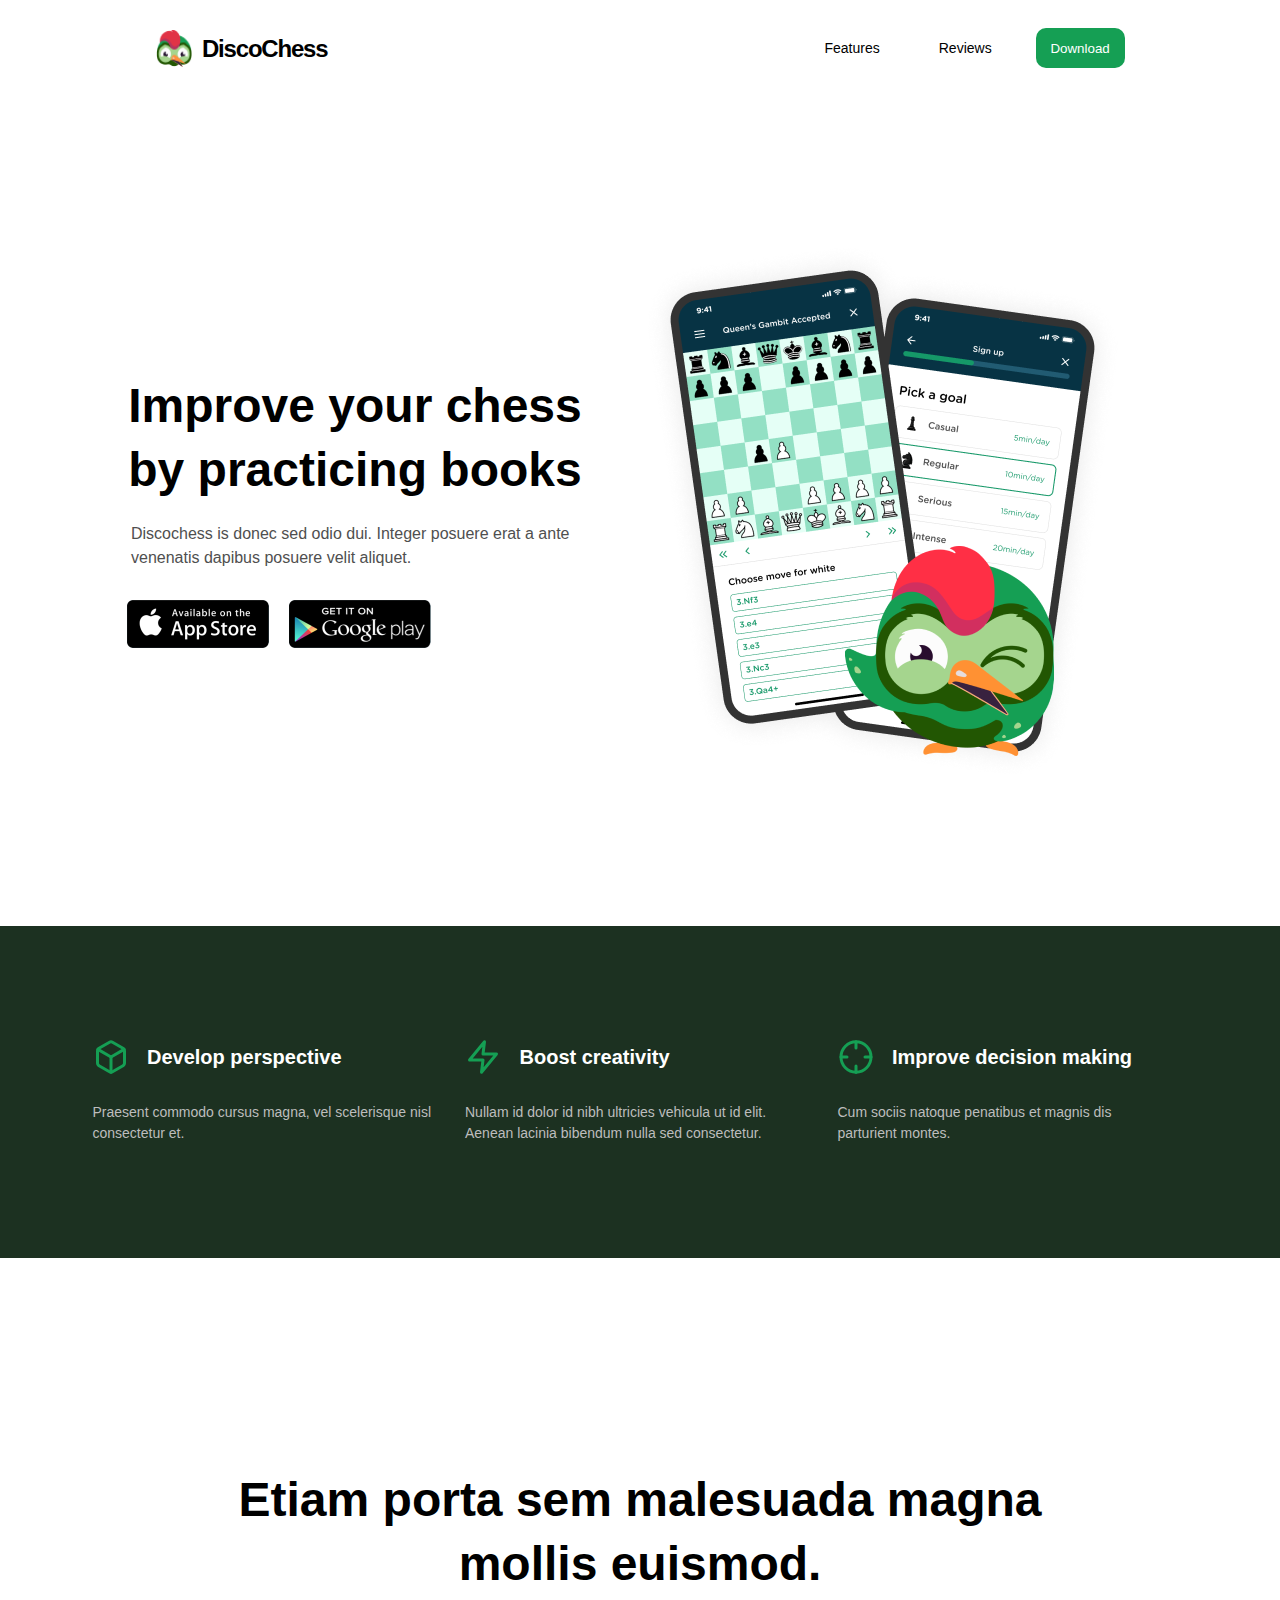
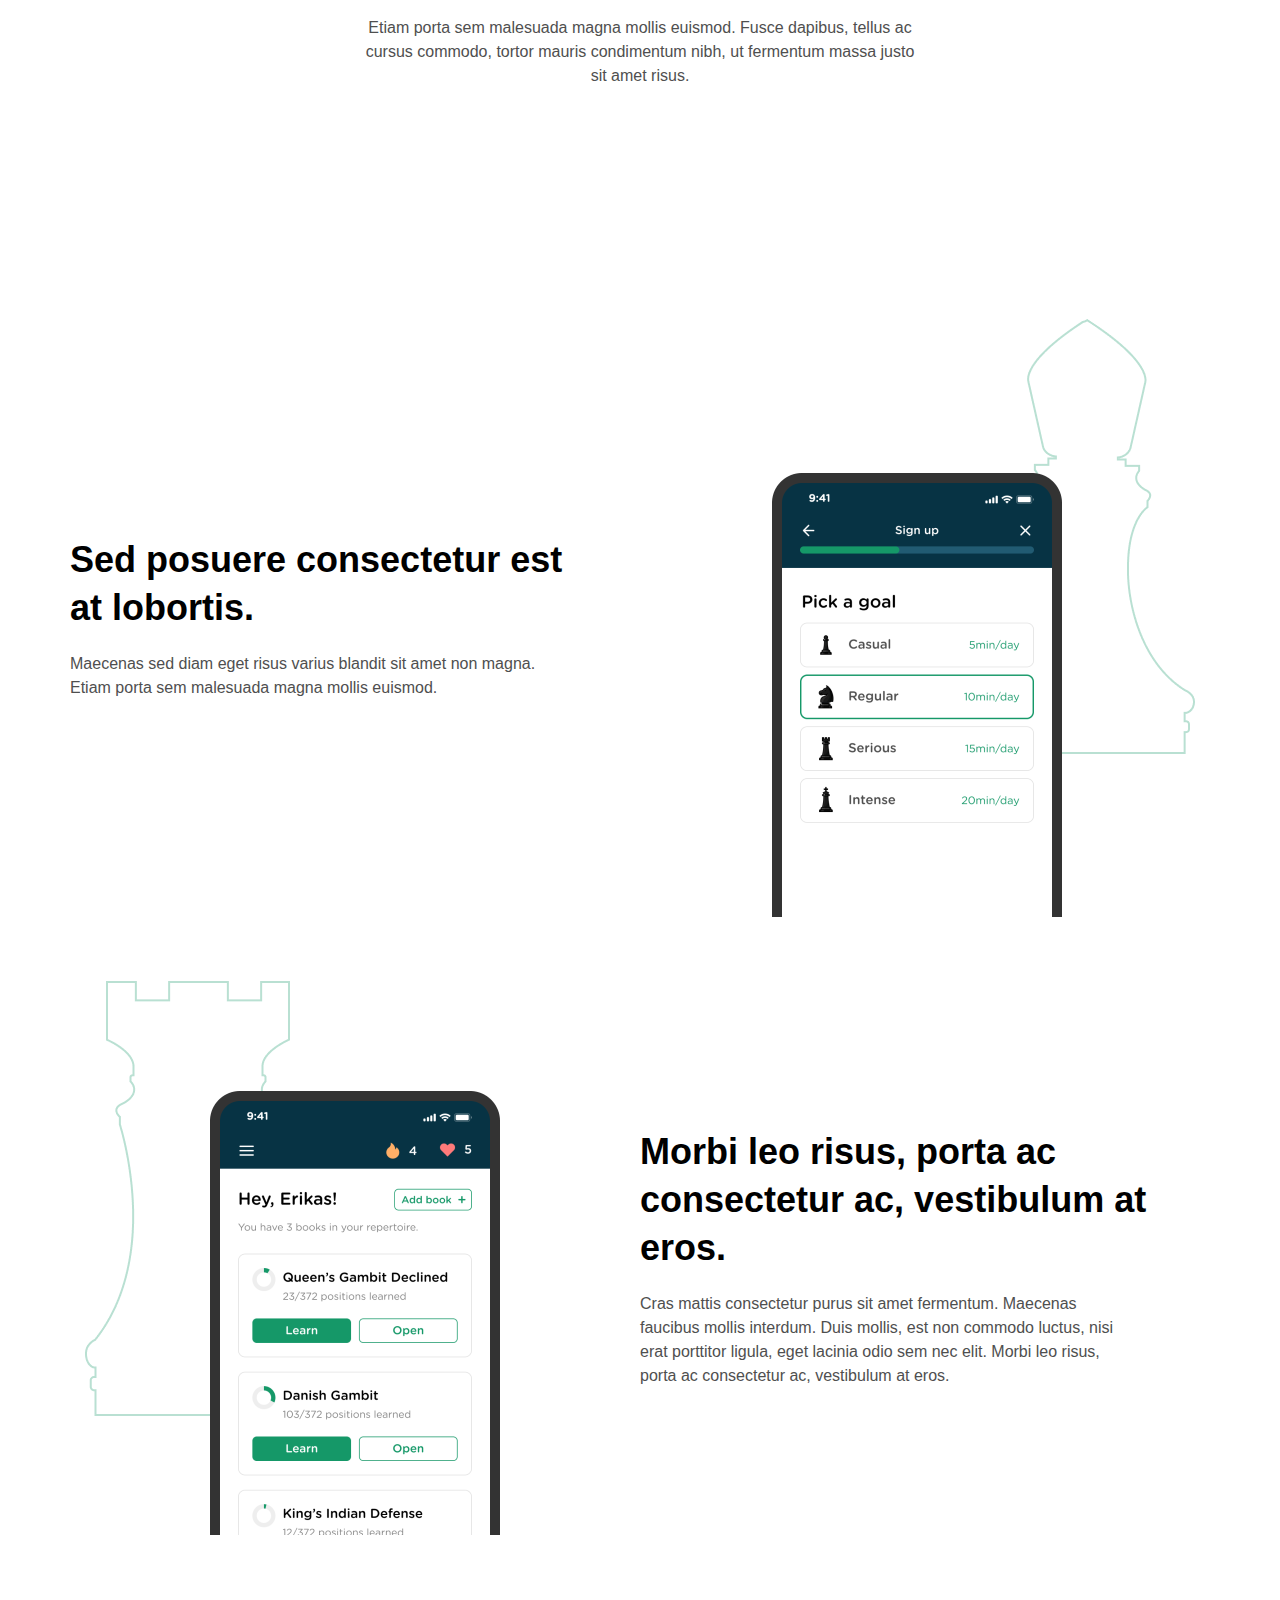
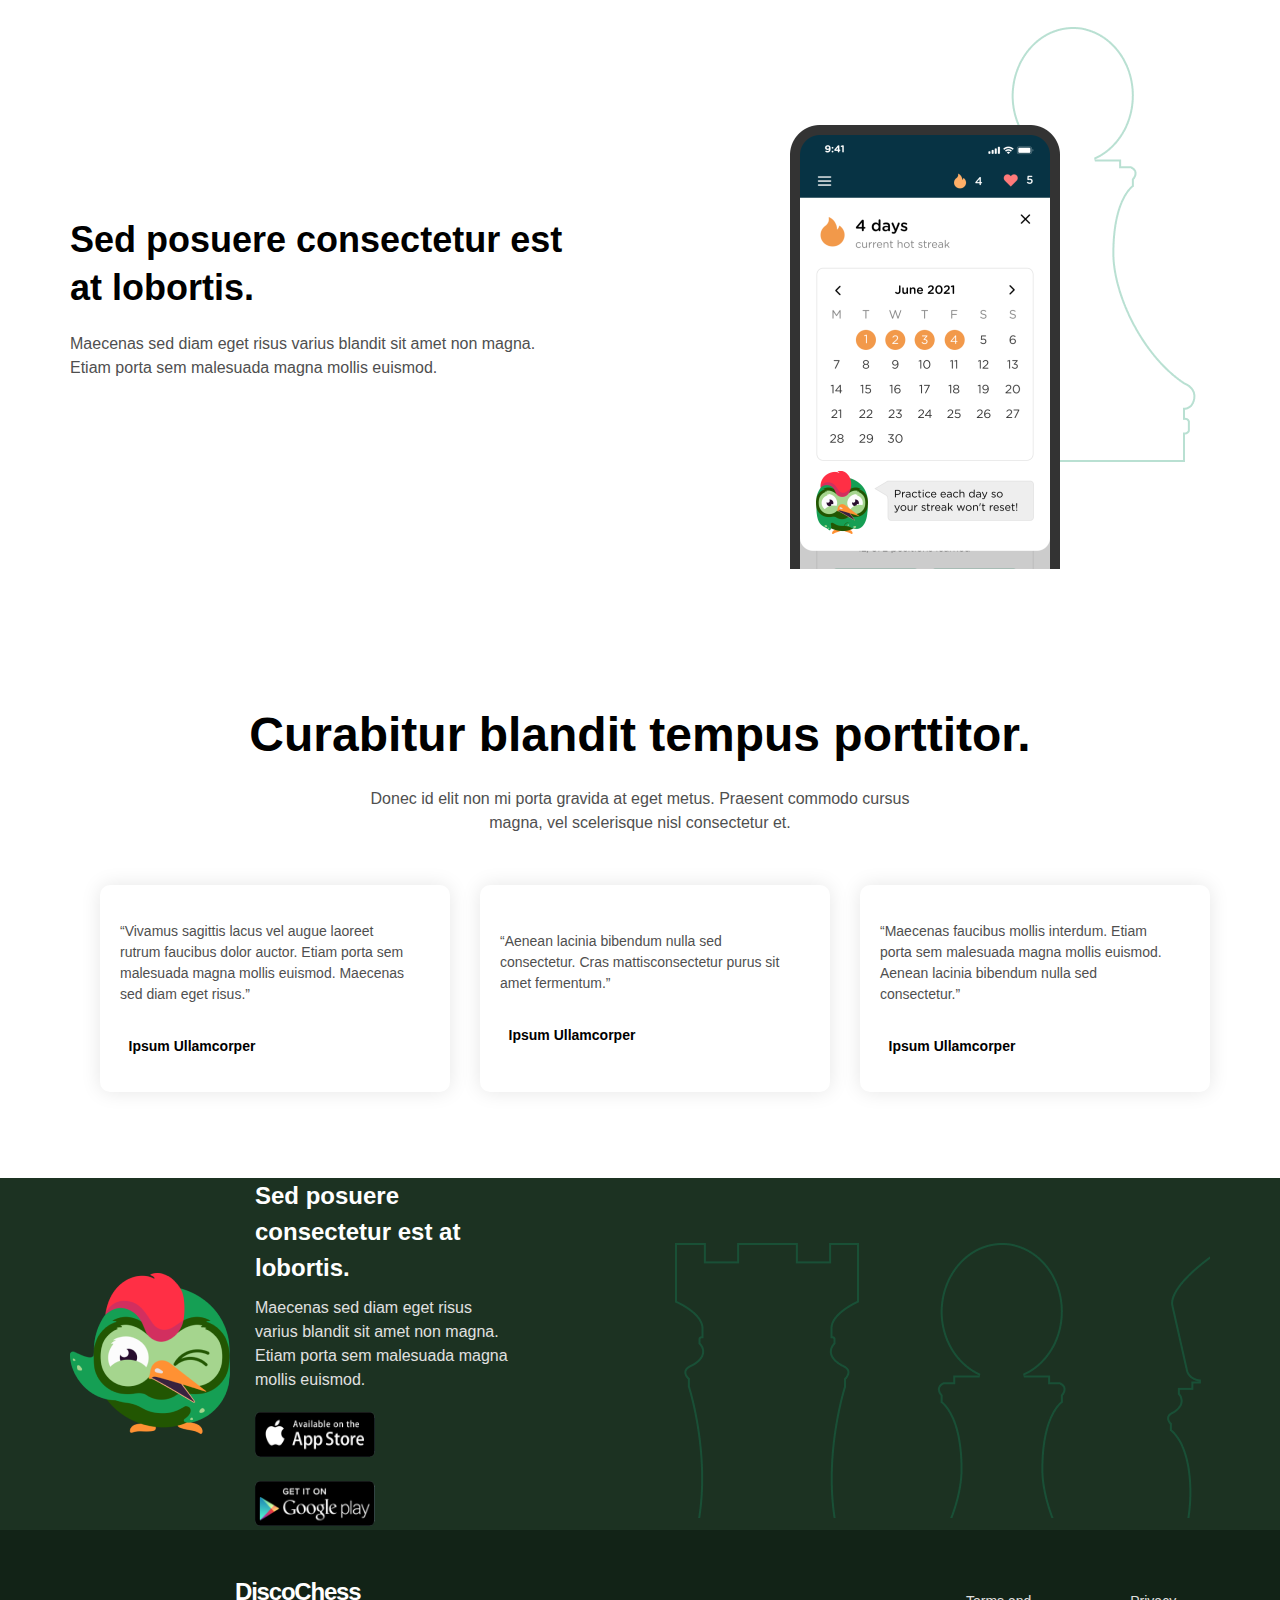
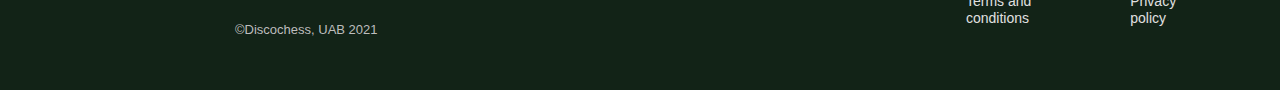
<file: index.html>
<!DOCTYPE html>
<html lang="en">
  <head>
    <meta charset="UTF-8" />
    <meta http-equiv="X-UA-Compatible" content="IE=edge" />
    <meta name="viewport" content="width=device-width, initial-scale=1.0" />
    <link rel="stylesheet" href="/assets/css/style.css" />
    <title>Document</title>
  </head>
  <body>
    <!-- navbar -->
    <nav class="container">
      <div>
        <img src="./assets/image/Group.png" alt="" />
        <h1>DiscoChess</h1>
      </div>
      <div>
        <ul>
          <li><a href="#">Features</a></li>
          <li><a href="#">Reviews</a></li>
        </ul>
        <button><a href="#">Download</a></button>
      </div>
    </nav>
    <!-- header -->
    <header class="container">
      <content>
        <h1>
          Improve your chess <br />
          by practicing books
        </h1>
        <p>
          Discochess is donec sed odio dui. Integer posuere erat a ante
          venenatis dapibus posuere velit aliquet.
        </p>
        <div>
          <img src="./assets/image/image 42.png" alt="" />
          <img src="./assets/image/image 43.png" alt="" />
        </div>
      </content>
      <main>
        <img src="./assets/image/Group 420.png" alt="" />
      </main>
    </header>
    <!-- section -->
    <section>
      <div class="container">
        <div>
          <div class="titel">
            <img src="./assets/image/Group 413.svg" alt="" />
            <h2>Develop perspective</h2>
          </div>
          <p>
            Praesent commodo cursus magna, vel scelerisque nisl consectetur et.
          </p>
        </div>
        <div>
          <div class="titel">
            <img src="./assets/image/Group 414.svg" alt="" />
            <h2>Boost creativity</h2>
          </div>
          <p>
            Nullam id dolor id nibh ultricies vehicula ut id elit. <br />
            Aenean lacinia bibendum nulla sed consectetur.
          </p>
        </div>
        <div>
          <div class="titel">
            <img src="./assets/image/Group 415.svg" alt="" />
            <h2>Improve decision making</h2>
          </div>
          <p>
            Cum sociis natoque penatibus et magnis dis <br />
            parturient montes.
          </p>
        </div>
      </div>
    </section>
    <!-- section -->
    <div class="container Titel" style="height: 40rem">
      <div class="titles">
        <h1>
          Etiam porta sem malesuada magna <br />
          mollis euismod.
        </h1>
        <p>
          Etiam porta sem malesuada magna mollis euismod. Fusce dapibus, tellus
          ac
          <br />
          cursus commodo, tortor mauris condimentum nibh, ut fermentum massa
          justo
          <br />
          sit amet risus.
        </p>
      </div>
    </div>
    <!-- sections -->
    <div class="container section">
      <div>
        <div class="titles">
          <h1>
            Sed posuere consectetur est <br />
            at lobortis.
          </h1>
          <p>
            Maecenas sed diam eget risus varius blandit sit amet non magna.
            <br />
            Etiam porta sem malesuada magna mollis euismod.
          </p>
        </div>
        <div class="images">
          <img src="./assets/image/Group 423.png" alt="" />
        </div>
      </div>

      <div class="revers">
        <div class="titles">
          <h1>
            Morbi leo risus, porta ac <br />
            consectetur ac, vestibulum at eros.
          </h1>
          <p>
            Cras mattis consectetur purus sit amet fermentum. Maecenas <br />
            faucibus mollis interdum. Duis mollis, est non commodo luctus, nisi
            <br />
            erat porttitor ligula, eget lacinia odio sem nec elit. Morbi leo
            risus, <br />
            porta ac consectetur ac, vestibulum at eros.
          </p>
        </div>
        <div class="images">
          <img src="./assets/image/Group 422.png" alt="" />
        </div>
      </div>

      <div>
        <div class="titles">
          <h1>
            Sed posuere consectetur est <br />
            at lobortis.
          </h1>
          <p>
            Maecenas sed diam eget risus varius blandit sit amet non magna.
            <br />
            Etiam porta sem malesuada magna mollis euismod.
          </p>
        </div>
        <div class="images">
          <img src="./assets/image/Group 421.png" alt="" />
        </div>
      </div>
    </div>
    <!-- evaluation -->
    <div class="container Titel">
      <div class="titles">
        <h1>Curabitur blandit tempus porttitor.</h1>
        <p>
          Donec id elit non mi porta gravida at eget metus. Praesent commodo
          cursus <br />
          magna, vel scelerisque nisl consectetur et.
        </p>
      </div>
      <div class="boxe-evaluation">
        <div>
          <span>
            “Vivamus sagittis lacus vel augue laoreet rutrum faucibus dolor
            auctor. Etiam porta sem malesuada magna mollis euismod. Maecenas sed
            diam eget risus.”
          </span>
          <button><a href="#">Ipsum Ullamcorper</a></button>
        </div>
        <div>
          <span>
            “Aenean lacinia bibendum nulla sed consectetur. Cras
            mattisconsectetur purus sit amet fermentum.”
          </span>
          <button><a href="#">Ipsum Ullamcorper</a></button>
        </div>
        <div>
          <span>
            “Maecenas faucibus mollis interdum. Etiam porta sem malesuada magna
            mollis euismod. Aenean lacinia bibendum nulla sed consectetur.”
          </span>
          <button><a href="#">Ipsum Ullamcorper</a></button>
        </div>
      </div>
    </div>
    <!-- footer -->
    <footer>
      <div class="footer-1">
        <div class="container">
          <div class="information">
            <img class="greeting" src="./assets/image/greeting 1.png" alt="" />
            <div class="flex-footer">
              <h1>Sed posuere consectetur est at lobortis.</h1>
              <p>
                Maecenas sed diam eget risus varius blandit sit amet non magna.
                Etiam porta sem malesuada magna mollis euismod.
              </p>
              <div class="app">
                <a href="#"><img src="./assets/image/image 42.png" alt="" /></a>
                <a href="#"><img src="./assets/image/image 43.png" alt="" /></a>
              </div>
            </div>
          </div>
          <div class="images-footer">
            <img src="./assets/image/Frame 8.png" alt="" />
          </div>
        </div>
      </div>
      <div class="footer-2">
        <div class="container">
          <div class="location">
            <h1>DiscoChess</h1>
            <p>©Discochess, UAB 2021</p>
          </div>
          <div class="communication">
            <ul>
              <li><a href="/privacy.html">Terms and conditions</a></li>
              <li>
                <a href="/privacy.html">Privacy policy</a>
              </li>
            </ul>
          </div>
        </div>
      </div>
    </footer>
  </body>
</html>
</file>
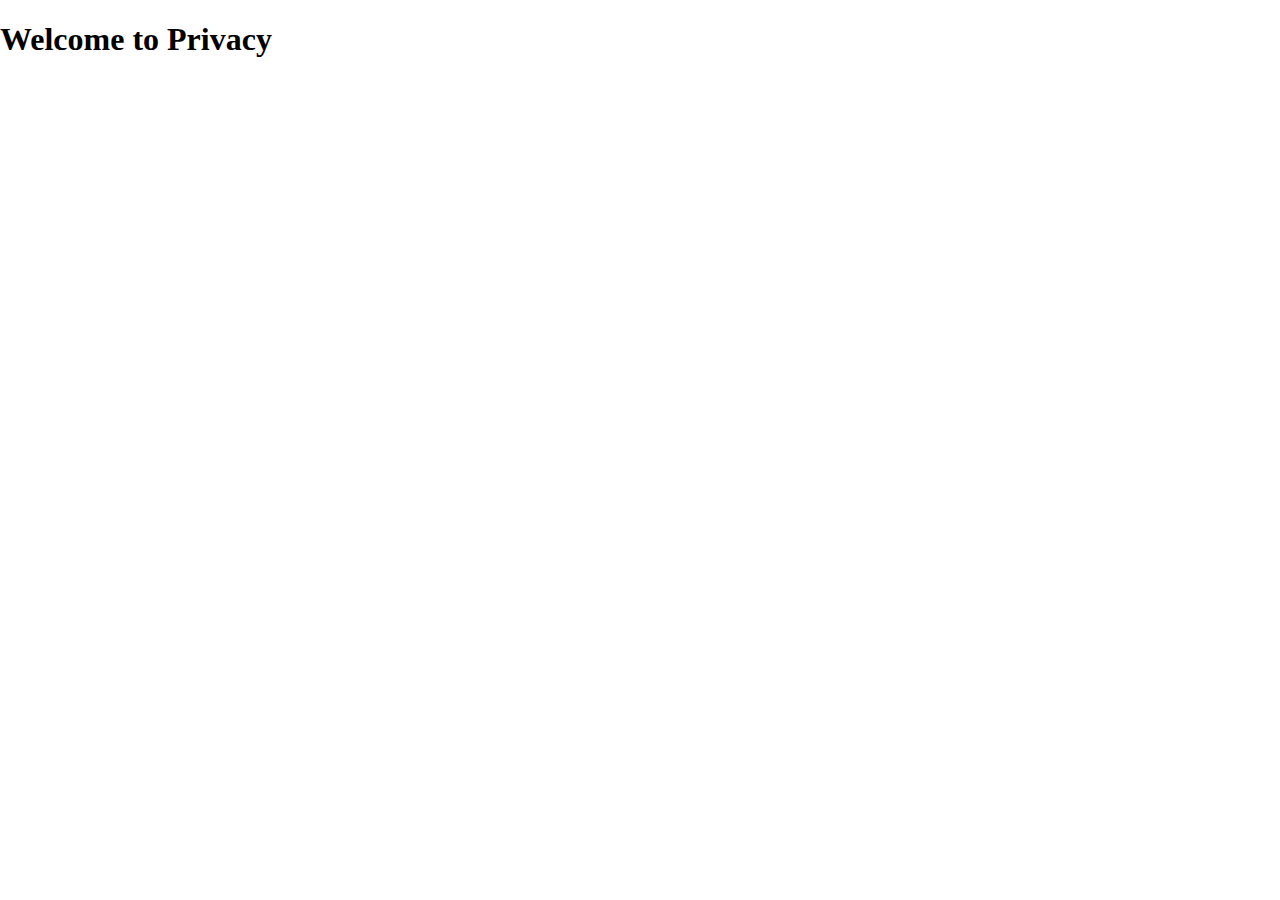
<file: privacy.html>
<!DOCTYPE html>
<html lang="en">
  <head>
    <meta charset="UTF-8" />
    <meta http-equiv="X-UA-Compatible" content="IE=edge" />
    <meta name="viewport" content="width=device-width, initial-scale=1.0" />
    <link rel="stylesheet" href="./index.html" />
    <link rel="stylesheet" href="./assets/css/style.css" />
    <title>Document</title>
  </head>
  <body>
    <h1>Welcome to Privacy</h1>
  </body>
</html>
</file>
<file: assets/css/style.css>
html, body { margin: 0; padding: 0; -webkit-box-sizing: border-box; box-sizing: border-box; }

nav div ul { display: -webkit-box; display: -ms-flexbox; display: flex; }

nav div ul li { padding-left: 59px; font-family: sans-serif, 'Gotham Rounded'; font-style: normal; font-weight: 400; font-size: 14px; line-height: 150%; list-style: none; }

nav div ul li a { text-decoration: none; color: #000000; }

nav div button { margin-left: 44px; background: #159F54; border-radius: 10px; border: none; outline: none; cursor: pointer; width: 7rem; height: 2.5rem; -webkit-transition-duration: 0.4s; transition-duration: 0.4s; }

nav div button a { text-decoration: none; color: #FFFFFF; }

nav div button:hover { -webkit-box-shadow: 0 12px 16px 0 rgba(0, 0, 0, 0.24), 0 17px 50px 0 rgba(0, 0, 0, 0.19); box-shadow: 0 12px 16px 0 rgba(0, 0, 0, 0.24), 0 17px 50px 0 rgba(0, 0, 0, 0.19); background-color: #076231; }

header content div { display: -webkit-box; display: -ms-flexbox; display: flex; padding-top: 30px; width: 31rem; }

header content div img { margin-left: 20px; cursor: pointer; }

footer .footer-1 .container .information .flex-footer .app img { width: 120px; height: 45px; margin-right: 20px; margin-top: 20px; cursor: pointer; }

footer .footer-2 .container .communication ul { display: -webkit-box; display: -ms-flexbox; display: flex; }

footer .footer-2 .container .communication ul li { padding-left: 41px; list-style: none; font-family: sans-serif, 'Gotham Rounded'; font-style: normal; font-weight: 400; font-size: 14px; line-height: 17px; }

footer .footer-2 .container .communication ul li a { text-decoration: none; color: #E0E0E0; }

footer .footer-2 .container .communication ul li:hover { color: white; }

.Titel .boxe-evaluation div button { background: none; border: none; outline: none; margin-left: 20px; margin-top: 31px; width: 9rem; padding: 0; }

.Titel .boxe-evaluation div button a { text-decoration: none; color: #000000; font-family: sans-serif, 'Gotham Rounded'; font-style: normal; font-weight: 700; font-size: 14px; line-height: 150%; }

nav div { display: -webkit-box; display: -ms-flexbox; display: flex; -webkit-box-align: center; -ms-flex-align: center; align-items: center; width: 35%; }

nav div img { margin-right: 10.49px; height: 37px; width: 36px; cursor: pointer; }

nav div h1 { font-family: sans-serif, 'Gotham Rounded'; font-style: normal; font-weight: 700; font-size: 24px; line-height: 29px; letter-spacing: -0.05em; cursor: pointer; }

footer .footer-1 { width: 100%; background-color: #1C3222; }

footer .footer-1 .container { display: -webkit-box; display: -ms-flexbox; display: flex; }

footer .footer-1 .container .information { display: -webkit-box; display: -ms-flexbox; display: flex; -webkit-box-align: center; -ms-flex-align: center; align-items: center; }

footer .footer-1 .container .information .greeting { width: 160px; height: 161px; padding-right: 25px; }

footer .footer-1 .container .information .flex-footer { display: -webkit-box; display: -ms-flexbox; display: flex; -webkit-box-orient: vertical; -webkit-box-direction: normal; -ms-flex-direction: column; flex-direction: column; }

footer .footer-1 .container .information .flex-footer h1 { margin: 0; max-width: 104%; color: #FFFFFF; font-family: sans-serif, 'Gotham Rounded'; font-style: normal; font-weight: 700; font-size: 24px; line-height: 36px; }

footer .footer-1 .container .information .flex-footer p { margin: 0; padding-top: 10px; max-width: 106%; color: #E0E0E0; font-family: sans-serif, 'Gotham Rounded'; font-style: normal; font-weight: 400; font-size: 16px; line-height: 150%; }

footer .footer-2 { background-color: #122317; width: 100%; height: 10rem; display: -webkit-box; display: -ms-flexbox; display: flex; -webkit-box-align: center; -ms-flex-align: center; align-items: center; }

footer .footer-2 .container { display: -webkit-box; display: -ms-flexbox; display: flex; }

footer .footer-2 .container .location { -webkit-box-flex: 2; -ms-flex: 2; flex: 2; display: -webkit-box; display: -ms-flexbox; display: flex; -webkit-box-orient: vertical; -webkit-box-direction: normal; -ms-flex-direction: column; flex-direction: column; padding-left: 165px; }

footer .footer-2 .container .location h1 { font-family: sans-serif, 'Gotham Rounded'; font-style: normal; font-weight: 700; font-size: 24px; line-height: 29px; /* identical to box height */ letter-spacing: -0.05em; color: #FFFFFF; display: inline-block; margin: 0; }

footer .footer-2 .container .location p { font-family: sans-serif, 'Gotham Rounded'; font-style: normal; font-weight: 400; font-size: 13px; line-height: 16px; color: #BDBDBD; display: inline-block; margin: 0; padding-top: 16px; }

footer .footer-2 .container .communication { display: -webkit-box; display: -ms-flexbox; display: flex; -webkit-box-pack: center; -ms-flex-pack: center; justify-content: center; -webkit-box-flex: 1; -ms-flex: 1; flex: 1; }

header content { -webkit-box-flex: 1; -ms-flex: 1; flex: 1; height: 52rem; display: -webkit-box; display: -ms-flexbox; display: flex; -webkit-box-align: center; -ms-flex-align: center; align-items: center; -webkit-box-pack: center; -ms-flex-pack: center; justify-content: center; -webkit-box-orient: vertical; -webkit-box-direction: normal; -ms-flex-direction: column; flex-direction: column; }

header content h1 { font-family: sans-serif, 'Gotham Rounded'; font-style: normal; font-weight: 700; font-size: 48px; line-height: 64px; margin: 0; }

header content p { max-width: 28rem; font-family: sans-serif, 'Gotham Rounded'; font-style: normal; font-weight: 400; font-size: 16px; line-height: 150%; color: #4F4F4F; margin: 0; padding-top: 20px; }

header main { -webkit-box-flex: 1; -ms-flex: 1; flex: 1; height: 52rem; display: -webkit-box; display: -ms-flexbox; display: flex; -webkit-box-align: center; -ms-flex-align: center; align-items: center; }

.container, .container-fluid, .container-xxl, .container-xl, .container-lg, .container-md, .container-sm { width: 100%; padding-right: calc(var(--bs-gutter-x) * 0.5); padding-left: calc(var(--bs-gutter-x) * 0.5); margin-right: auto; margin-left: auto; }

@media (min-width: 576px) { .container-sm, .container { max-width: 540px; } }

@media (min-width: 768px) { .container-md, .container-sm, .container { max-width: 720px; } }

@media (min-width: 992px) { .container-lg, .container-md, .container-sm, .container { max-width: 960px; } }

@media (min-width: 1200px) { .container-xl, .container-lg, .container-md, .container-sm, .container { max-width: 1140px; } }

@media (min-width: 1400px) { .container-xxl, .container-xl, .container-lg, .container-md, .container-sm, .container { max-width: 1320px; } }

header { display: -webkit-box; display: -ms-flexbox; display: flex; -webkit-box-align: center; -ms-flex-align: center; align-items: center; width: 100%; height: 51.9rem; }

nav { display: -webkit-box; display: -ms-flexbox; display: flex; -webkit-box-align: center; -ms-flex-align: center; align-items: center; -ms-flex-pack: distribute; justify-content: space-around; width: 100%; height: 6rem; }

footer { display: -webkit-box; display: -ms-flexbox; display: flex; -webkit-box-orient: vertical; -webkit-box-direction: normal; -ms-flex-direction: column; flex-direction: column; }

.Titel { display: -webkit-box; display: -ms-flexbox; display: flex; -webkit-box-orient: vertical; -webkit-box-direction: normal; -ms-flex-direction: column; flex-direction: column; -webkit-box-align: center; -ms-flex-align: center; align-items: center; -webkit-box-pack: center; -ms-flex-pack: center; justify-content: center; height: 35rem; }

section { background-color: #1c3121; padding-top: 100px; padding-bottom: 100px; }

@media only screen and (max-width: 428px) { nav div ul { display: none; }
  nav div button { display: none; }
  header { display: -webkit-box; display: -ms-flexbox; display: flex; -webkit-box-orient: vertical; -webkit-box-direction: normal; -ms-flex-direction: column; flex-direction: column; }
  header content { text-align: center; }
  header content h1 { font-size: 35px; line-height: 40px; }
  header content p { font-size: 14px; }
  header content div { display: -webkit-box; display: -ms-flexbox; display: flex; -webkit-box-pack: center; -ms-flex-pack: center; justify-content: center; }
  header main img { width: 25rem; }
  section .container { display: -webkit-box; display: -ms-flexbox; display: flex; -webkit-box-orient: vertical; -webkit-box-direction: normal; -ms-flex-direction: column; flex-direction: column; }
  section .container div { display: -webkit-box; display: -ms-flexbox; display: flex; -webkit-box-align: center; -ms-flex-align: center; align-items: center; -webkit-box-orient: vertical; -webkit-box-direction: normal; -ms-flex-direction: column; flex-direction: column; text-align: center; padding-top: 40px; }
  .Titel { width: 100%; height: 78rem; }
  .Titel .titles h1 { font-size: 2.4rem; line-height: 3rem; }
  .Titel .titles p { font-size: 1rem; line-height: 1.5rem; }
  .Titel .boxe-evaluation { display: -webkit-box; display: -ms-flexbox; display: flex; -webkit-box-orient: vertical; -webkit-box-direction: normal; -ms-flex-direction: column; flex-direction: column; margin-top: 0; }
  .Titel .boxe-evaluation div { margin-top: 5rem; }
  .section div { display: -webkit-box; display: -ms-flexbox; display: flex; text-align: center; -webkit-box-orient: vertical; -webkit-box-direction: normal; -ms-flex-direction: column; flex-direction: column; }
  .section div .titles h1 { font-size: 30px; line-height: 29px; }
  .section div .titles p { font-size: 14px; line-height: 22px; }
  .section div .images img { width: 25rem; }
  .section div.revers { display: -webkit-box; display: -ms-flexbox; display: flex; -webkit-box-orient: vertical; -webkit-box-direction: reverse; -ms-flex-direction: column-reverse; flex-direction: column-reverse; -webkit-box-align: center; -ms-flex-align: center; align-items: center; text-align: center; padding-top: 10rem; height: 54rem; }
  .section div.revers .titles h1 { font-size: 28px; line-height: 27px; }
  .section div.revers .titles p { font-size: 14px; line-height: 22px; }
  .section div.revers .images { padding-left: 5rem; }
  footer .footer-1 .container .information { padding-top: 5rem; padding-bottom: 5rem; display: -webkit-box; display: -ms-flexbox; display: flex; text-align: center; -webkit-box-orient: vertical; -webkit-box-direction: normal; -ms-flex-direction: column; flex-direction: column; }
  footer .footer-1 .container .images-footer { display: none; }
  footer .footer-2 .container { display: -webkit-box; display: -ms-flexbox; display: flex; -webkit-box-align: baseline; -ms-flex-align: baseline; align-items: baseline; -webkit-box-pack: center; -ms-flex-pack: center; justify-content: center; }
  footer .footer-2 .container .location { padding-left: 0; }
  footer .footer-2 .container .communication ul { width: 13rem; padding-left: 0; }
  footer .footer-2 .container .communication ul li { padding-left: 0; } }

.Titel h1 { margin: 0; text-align: center; color: #000000; max-width: 100%; font-family: sans-serif, 'Gotham Rounded'; font-style: normal; font-weight: 700; font-size: 48px; line-height: 64px; }

.Titel p { margin: 0; padding-top: 20px; text-align: center; max-width: 100%; color: #4F4F4F; font-family: sans-serif, 'Gotham Rounded'; font-style: normal; font-weight: 400; font-size: 16px; line-height: 24px; }

.Titel .boxe-evaluation { display: -webkit-box; display: -ms-flexbox; display: flex; -webkit-box-pack: center; -ms-flex-pack: center; justify-content: center; margin-top: 50px; }

.Titel .boxe-evaluation div { display: -webkit-box; display: -ms-flexbox; display: flex; -webkit-box-pack: center; -ms-flex-pack: center; justify-content: center; -webkit-box-orient: vertical; -webkit-box-direction: normal; -ms-flex-direction: column; flex-direction: column; margin-left: 30px; background: #FFFFFF; -webkit-box-shadow: 0px 0px 20px rgba(0, 0, 0, 0.1); box-shadow: 0px 0px 20px rgba(0, 0, 0, 0.1); border-radius: 10px; width: 350px; height: 207px; }

.Titel .boxe-evaluation div span { color: #4F4F4F; font-family: sans-serif, 'Gotham Rounded'; font-style: normal; font-weight: 400; font-size: 14px; line-height: 150%; margin-left: 20px; width: 83.5%; }

section .container { display: -webkit-box; display: -ms-flexbox; display: flex; -webkit-box-align: center; -ms-flex-align: center; align-items: center; -webkit-box-pack: space-evenly; -ms-flex-pack: space-evenly; justify-content: space-evenly; }

section .container div { width: 350px; }

section .container div .titel { display: -webkit-box; display: -ms-flexbox; display: flex; }

section .container div .titel h2 { margin-left: 18.5px; font-family: sans-serif, 'Gotham Rounded'; font-style: normal; font-weight: 700; font-size: 20px; line-height: 28px; color: #FFFFFF; }

section .container div p { font-family: sans-serif, 'Gotham Rounded'; font-style: normal; font-weight: 400; font-size: 14px; line-height: 150%; color: #BDBDBD; }

.section div { display: -webkit-box; display: -ms-flexbox; display: flex; height: 40rem; }

.section div div { -webkit-box-flex: 3; -ms-flex: 3; flex: 3; display: -webkit-box; display: -ms-flexbox; display: flex; -webkit-box-align: center; -ms-flex-align: center; align-items: center; -webkit-box-pack: center; -ms-flex-pack: center; justify-content: center; -webkit-box-orient: vertical; -webkit-box-direction: normal; -ms-flex-direction: column; flex-direction: column; }

.section div div h1 { font-family: sans-serif, 'Gotham Rounded'; font-style: normal; font-weight: 700; font-size: 36px; line-height: 48px; color: #000000; width: 100%; margin: 0; }

.section div div p { font-family: sans-serif, 'Gotham Rounded'; font-style: normal; font-weight: 400; font-size: 16px; line-height: 24px; color: #4F4F4F; margin: 0; padding-top: 20px; width: 100%; }

.section div .images { -webkit-box-flex: 3; -ms-flex: 3; flex: 3; }

.section .revers { display: -webkit-box; display: -ms-flexbox; display: flex; -webkit-box-orient: horizontal; -webkit-box-direction: reverse; -ms-flex-direction: row-reverse; flex-direction: row-reverse; }
/*# sourceMappingURL=style.css.map */
</file>
